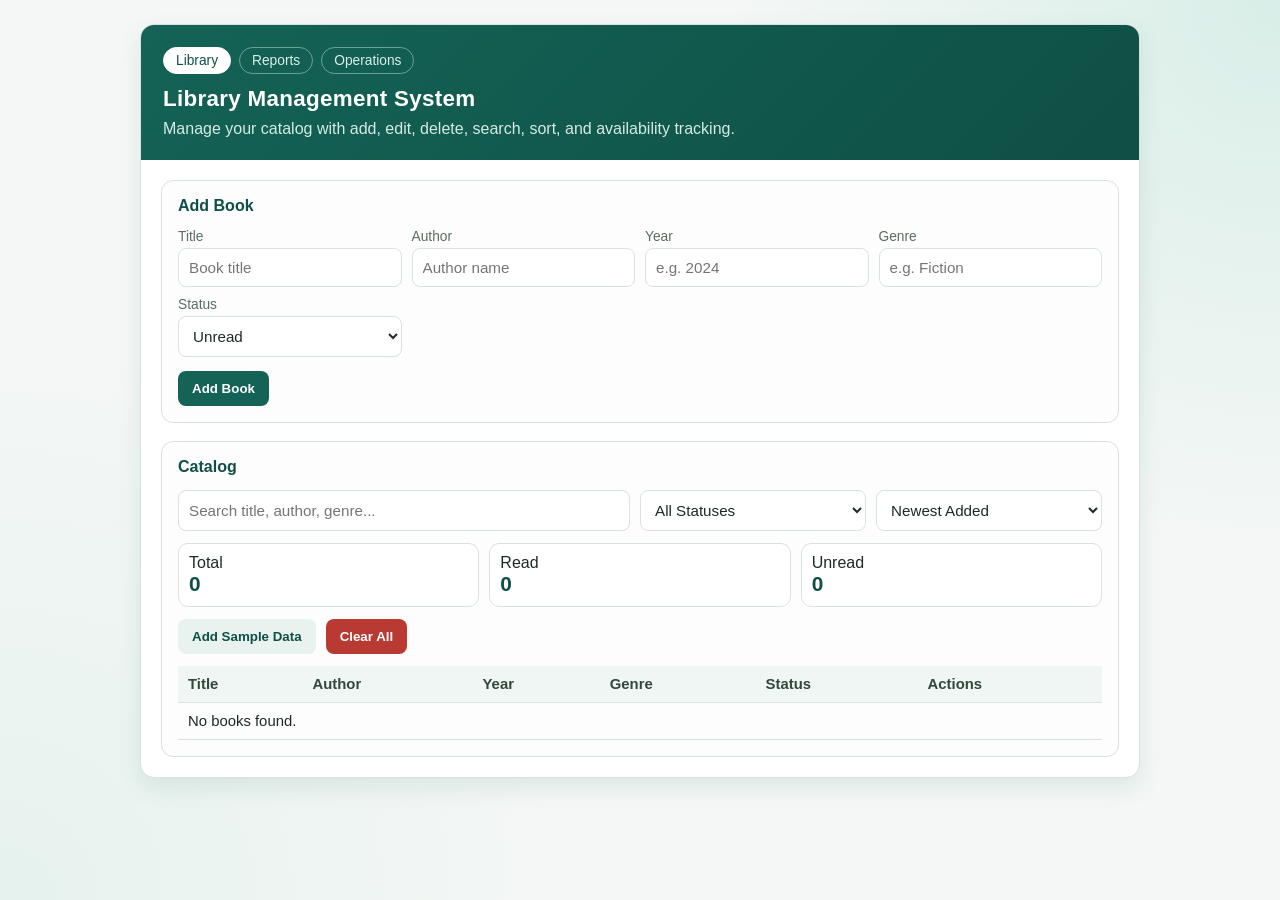
<file: index.html>
<!DOCTYPE html>
<html lang="en">
<head>
  <meta charset="UTF-8" />
  <meta name="viewport" content="width=device-width, initial-scale=1.0" />
  <title>Library Management System</title>
  <link rel="stylesheet" href="style.css" />
</head>
<body>
  <main class="app">
    <header class="header">
      <nav class="top-nav" aria-label="Primary">
        <a class="nav-link active" href="index.html">Library</a>
        <a class="nav-link" href="reports.html">Reports</a>
        <a class="nav-link" href="operations.html">Operations</a>
      </nav>
      <h1>Library Management System</h1>
      <p>Manage your catalog with add, edit, delete, search, sort, and availability tracking.</p>
    </header>

    <section class="content">
      <div class="panel">
        <h2 id="formTitle">Add Book</h2>
        <form id="bookForm">
          <input type="hidden" id="bookId" />
          <div class="grid">
            <div>
              <label for="title">Title</label>
              <input id="title" type="text" required placeholder="Book title" />
            </div>
            <div>
              <label for="author">Author</label>
              <input id="author" type="text" required placeholder="Author name" />
            </div>
            <div>
              <label for="year">Year</label>
              <input id="year" type="number" min="0" max="3000" required placeholder="e.g. 2024" />
            </div>
            <div>
              <label for="genre">Genre</label>
              <input id="genre" type="text" required placeholder="e.g. Fiction" />
            </div>
            <div>
              <label for="status">Status</label>
              <select id="status">
                <option value="Unread">Unread</option>
                <option value="Read">Read</option>
              </select>
            </div>
          </div>
          <div class="actions">
            <button type="submit" id="submitBtn" class="primary">Add Book</button>
            <button type="button" id="cancelEdit" class="secondary hidden">Cancel Edit</button>
          </div>
        </form>
      </div>

      <div class="panel">
        <h2>Catalog</h2>
        <div class="toolbar">
          <input id="searchInput" type="text" placeholder="Search title, author, genre..." />
          <select id="filterStatus">
            <option value="All">All Statuses</option>
            <option value="Read">Read</option>
            <option value="Unread">Unread</option>
          </select>
          <select id="sortBy">
            <option value="createdDesc">Newest Added</option>
            <option value="createdAsc">Oldest Added</option>
            <option value="titleAsc">Title A-Z</option>
            <option value="titleDesc">Title Z-A</option>
            <option value="yearDesc">Year High-Low</option>
            <option value="yearAsc">Year Low-High</option>
          </select>
        </div>

        <div class="stats mt-12">
          <div class="stat">
            <span>Total</span>
            <strong id="totalCount">0</strong>
          </div>
          <div class="stat">
            <span>Read</span>
            <strong id="readCount">0</strong>
          </div>
          <div class="stat">
            <span>Unread</span>
            <strong id="unreadCount">0</strong>
          </div>
        </div>

        <div class="actions mt-12">
          <button id="seedBtn" class="secondary" type="button">Add Sample Data</button>
          <button id="clearBtn" class="danger" type="button">Clear All</button>
        </div>

        <div class="table-wrap mt-12">
          <table>
            <thead>
              <tr>
                <th>Title</th>
                <th>Author</th>
                <th>Year</th>
                <th>Genre</th>
                <th>Status</th>
                <th>Actions</th>
              </tr>
            </thead>
            <tbody id="bookTableBody"></tbody>
          </table>
        </div>
      </div>
    </section>
  </main>

  <script src="app.js"></script>
</body>
</html>
</file>
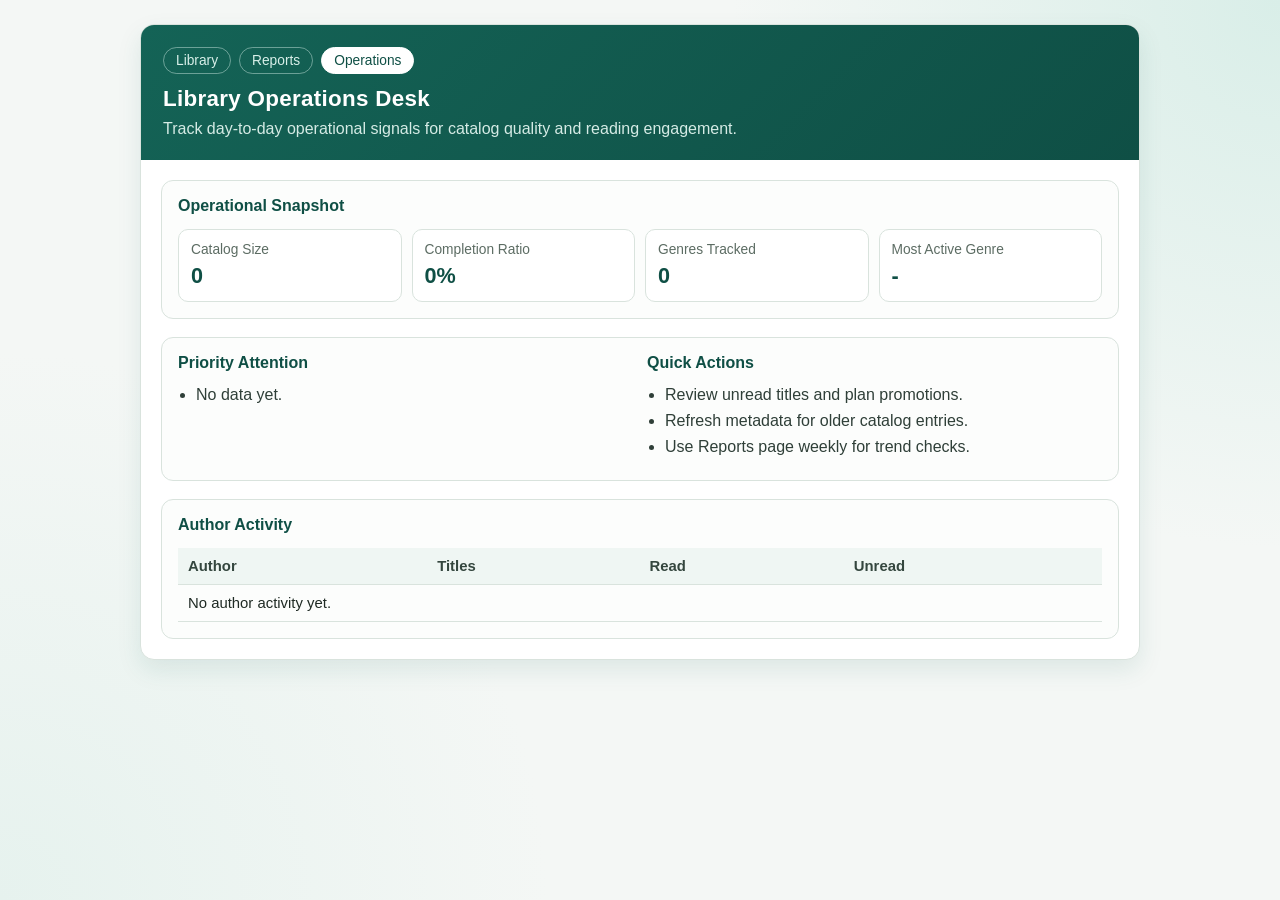
<file: operations.html>
<!DOCTYPE html>
<html lang="en">
<head>
  <meta charset="UTF-8" />
  <meta name="viewport" content="width=device-width, initial-scale=1.0" />
  <title>Library Operations</title>
  <link rel="stylesheet" href="style.css" />
</head>
<body>
  <main class="app">
    <header class="header">
      <nav class="top-nav" aria-label="Primary">
        <a class="nav-link" href="index.html">Library</a>
        <a class="nav-link" href="reports.html">Reports</a>
        <a class="nav-link active" href="operations.html">Operations</a>
      </nav>
      <h1>Library Operations Desk</h1>
      <p>Track day-to-day operational signals for catalog quality and reading engagement.</p>
    </header>

    <section class="content">
      <div class="panel">
        <h2>Operational Snapshot</h2>
        <div class="kpi-grid">
          <article class="kpi">
            <p>Catalog Size</p>
            <strong id="opsTotal">0</strong>
          </article>
          <article class="kpi">
            <p>Completion Ratio</p>
            <strong id="opsCompletion">0%</strong>
          </article>
          <article class="kpi">
            <p>Genres Tracked</p>
            <strong id="opsGenres">0</strong>
          </article>
          <article class="kpi">
            <p>Most Active Genre</p>
            <strong id="opsTopGenre">-</strong>
          </article>
        </div>
      </div>

      <div class="panel two-col">
        <section>
          <h2>Priority Attention</h2>
          <ul class="list" id="attentionList">
            <li>No data yet.</li>
          </ul>
        </section>
        <section>
          <h2>Quick Actions</h2>
          <ul class="list" id="quickActionsList">
            <li>Review unread titles and plan promotions.</li>
            <li>Refresh metadata for older catalog entries.</li>
            <li>Use Reports page weekly for trend checks.</li>
          </ul>
        </section>
      </div>

      <div class="panel">
        <h2>Author Activity</h2>
        <div class="table-wrap">
          <table>
            <thead>
              <tr>
                <th>Author</th>
                <th>Titles</th>
                <th>Read</th>
                <th>Unread</th>
              </tr>
            </thead>
            <tbody id="authorTableBody"></tbody>
          </table>
        </div>
      </div>
    </section>
  </main>

  <script src="operations.js"></script>
</body>
</html>
</file>
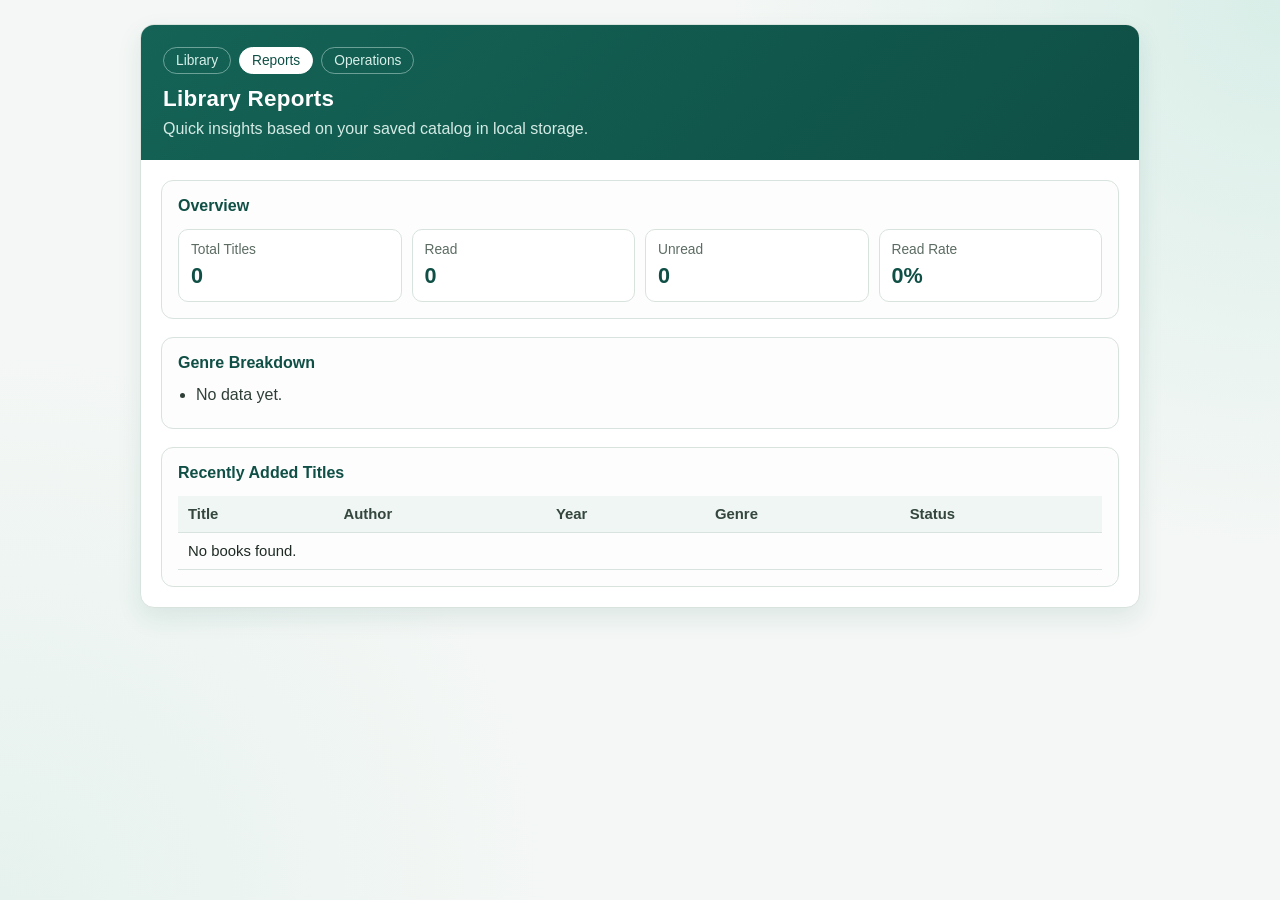
<file: reports.html>
<!DOCTYPE html>
<html lang="en">
<head>
  <meta charset="UTF-8" />
  <meta name="viewport" content="width=device-width, initial-scale=1.0" />
  <title>Library Reports</title>
  <link rel="stylesheet" href="style.css" />
</head>
<body>
  <main class="app">
    <header class="header">
      <nav class="top-nav" aria-label="Primary">
        <a class="nav-link" href="index.html">Library</a>
        <a class="nav-link active" href="reports.html">Reports</a>
        <a class="nav-link" href="operations.html">Operations</a>
      </nav>
      <h1>Library Reports</h1>
      <p>Quick insights based on your saved catalog in local storage.</p>
    </header>

    <section class="content">
      <div class="panel">
        <h2>Overview</h2>
        <div class="kpi-grid" id="kpiGrid">
          <article class="kpi">
            <p>Total Titles</p>
            <strong id="kpiTotal">0</strong>
          </article>
          <article class="kpi">
            <p>Read</p>
            <strong id="kpiRead">0</strong>
          </article>
          <article class="kpi">
            <p>Unread</p>
            <strong id="kpiUnread">0</strong>
          </article>
          <article class="kpi">
            <p>Read Rate</p>
            <strong id="kpiRate">0%</strong>
          </article>
        </div>
      </div>

      <div class="panel">
        <h2>Genre Breakdown</h2>
        <ul class="list" id="genreList">
          <li>No data yet.</li>
        </ul>
      </div>

      <div class="panel">
        <h2>Recently Added Titles</h2>
        <div class="table-wrap">
          <table>
            <thead>
              <tr>
                <th>Title</th>
                <th>Author</th>
                <th>Year</th>
                <th>Genre</th>
                <th>Status</th>
              </tr>
            </thead>
            <tbody id="recentTableBody"></tbody>
          </table>
        </div>
      </div>
    </section>
  </main>

  <script src="reports.js"></script>
</body>
</html>
</file>
<file: style.css>
:root {
  --bg: #f4f7f5;
  --surface: #ffffff;
  --text: #1f2a24;
  --muted: #5c6c63;
  --primary: #146356;
  --primary-strong: #0f4f45;
  --danger: #b93a32;
  --border: #d9e3dd;
  --shadow: 0 10px 24px rgba(20, 99, 86, 0.1);
}

* {
  box-sizing: border-box;
}

body {
  margin: 0;
  font-family: "Segoe UI", Tahoma, Geneva, Verdana, sans-serif;
  color: var(--text);
  background:
    radial-gradient(circle at top right, #d9eee8 0%, transparent 35%),
    radial-gradient(circle at bottom left, #e6f2ee 0%, transparent 35%),
    var(--bg);
  min-height: 100vh;
  display: grid;
  place-items: start center;
  padding: 24px;
}

.app {
  width: min(1000px, 100%);
  background: var(--surface);
  border: 1px solid var(--border);
  border-radius: 14px;
  box-shadow: var(--shadow);
  overflow: hidden;
  animation: fadeIn 0.45s ease;
}

.header {
  background: linear-gradient(135deg, #146356, #0f4f45);
  color: #fff;
  padding: 22px;
}

.top-nav {
  display: flex;
  gap: 8px;
  margin-bottom: 12px;
}

.nav-link {
  text-decoration: none;
  color: #d8efe9;
  border: 1px solid rgba(216, 239, 233, 0.45);
  border-radius: 999px;
  padding: 5px 12px;
  font-size: 0.86rem;
  transition: background-color 0.12s ease, color 0.12s ease;
}

.nav-link:hover {
  background: rgba(255, 255, 255, 0.2);
  color: #fff;
}

.nav-link.active {
  background: #fff;
  color: var(--primary-strong);
  border-color: #fff;
}

.header h1 {
  margin: 0;
  font-size: 1.4rem;
  letter-spacing: 0.3px;
}

.header p {
  margin: 8px 0 0;
  color: #d5ebe5;
}

.content {
  padding: 20px;
  display: grid;
  gap: 18px;
}

.panel {
  border: 1px solid var(--border);
  border-radius: 12px;
  padding: 16px;
  background: #fcfdfc;
}

.panel h2 {
  margin: 0 0 14px;
  font-size: 1rem;
  color: var(--primary-strong);
}

.grid {
  display: grid;
  gap: 10px;
  grid-template-columns: repeat(auto-fit, minmax(190px, 1fr));
}

label {
  display: block;
  font-size: 0.86rem;
  margin-bottom: 4px;
  color: var(--muted);
}

input,
select {
  width: 100%;
  border: 1px solid var(--border);
  background: #fff;
  border-radius: 8px;
  padding: 10px;
  font-size: 0.95rem;
  color: var(--text);
}

input:focus,
select:focus {
  outline: 2px solid #8fc7ba;
  border-color: #71b5a6;
}

.actions {
  display: flex;
  gap: 10px;
  flex-wrap: wrap;
  margin-top: 14px;
}

button {
  border: 0;
  border-radius: 8px;
  padding: 10px 14px;
  cursor: pointer;
  font-weight: 600;
  transition: transform 0.12s ease, opacity 0.12s ease;
}

button:hover {
  transform: translateY(-1px);
  opacity: 0.95;
}

button.primary {
  background: var(--primary);
  color: #fff;
}

button.secondary {
  background: #e8f2ef;
  color: var(--primary-strong);
}

button.danger {
  background: var(--danger);
  color: #fff;
}

.toolbar {
  display: grid;
  gap: 10px;
  grid-template-columns: 2fr 1fr 1fr;
}

.stats {
  display: grid;
  grid-template-columns: repeat(3, minmax(100px, 1fr));
  gap: 10px;
}

.stat {
  border: 1px solid var(--border);
  border-radius: 10px;
  padding: 10px;
  background: #fff;
}

.stat strong {
  display: block;
  font-size: 1.3rem;
  color: var(--primary-strong);
}

.table-wrap {
  overflow-x: auto;
}

table {
  width: 100%;
  border-collapse: collapse;
  min-width: 760px;
}

th,
td {
  text-align: left;
  padding: 10px;
  border-bottom: 1px solid var(--border);
  font-size: 0.93rem;
}

th {
  background: #eff6f3;
  color: #34463e;
}

.badge {
  display: inline-block;
  border-radius: 999px;
  padding: 3px 9px;
  font-size: 0.78rem;
  font-weight: 700;
}

.badge.read {
  background: #d9f3e9;
  color: var(--primary-strong);
}

.badge.unread {
  background: #faead5;
  color: #975f19;
}

.row-actions {
  display: flex;
  gap: 6px;
}

.hidden {
  display: none;
}

.kpi-grid {
  display: grid;
  grid-template-columns: repeat(4, minmax(120px, 1fr));
  gap: 10px;
}

.kpi {
  border: 1px solid var(--border);
  border-radius: 10px;
  padding: 12px;
  background: #fff;
}

.kpi p {
  margin: 0;
  color: var(--muted);
  font-size: 0.86rem;
}

.kpi strong {
  display: block;
  margin-top: 6px;
  font-size: 1.35rem;
  color: var(--primary-strong);
}

.list {
  margin: 0;
  padding-left: 18px;
  color: #2f3f38;
}

.list li {
  margin: 8px 0;
}

.two-col {
  display: grid;
  grid-template-columns: 1fr 1fr;
  gap: 14px;
}

.mt-12 {
  margin-top: 12px;
}

@keyframes fadeIn {
  from {
    opacity: 0;
    transform: translateY(6px);
  }
  to {
    opacity: 1;
    transform: translateY(0);
  }
}

@media (max-width: 760px) {
  body {
    padding: 12px;
  }

  .toolbar {
    grid-template-columns: 1fr;
  }

  .stats {
    grid-template-columns: 1fr;
  }

  .kpi-grid {
    grid-template-columns: 1fr;
  }

  .two-col {
    grid-template-columns: 1fr;
  }
}
</file>
